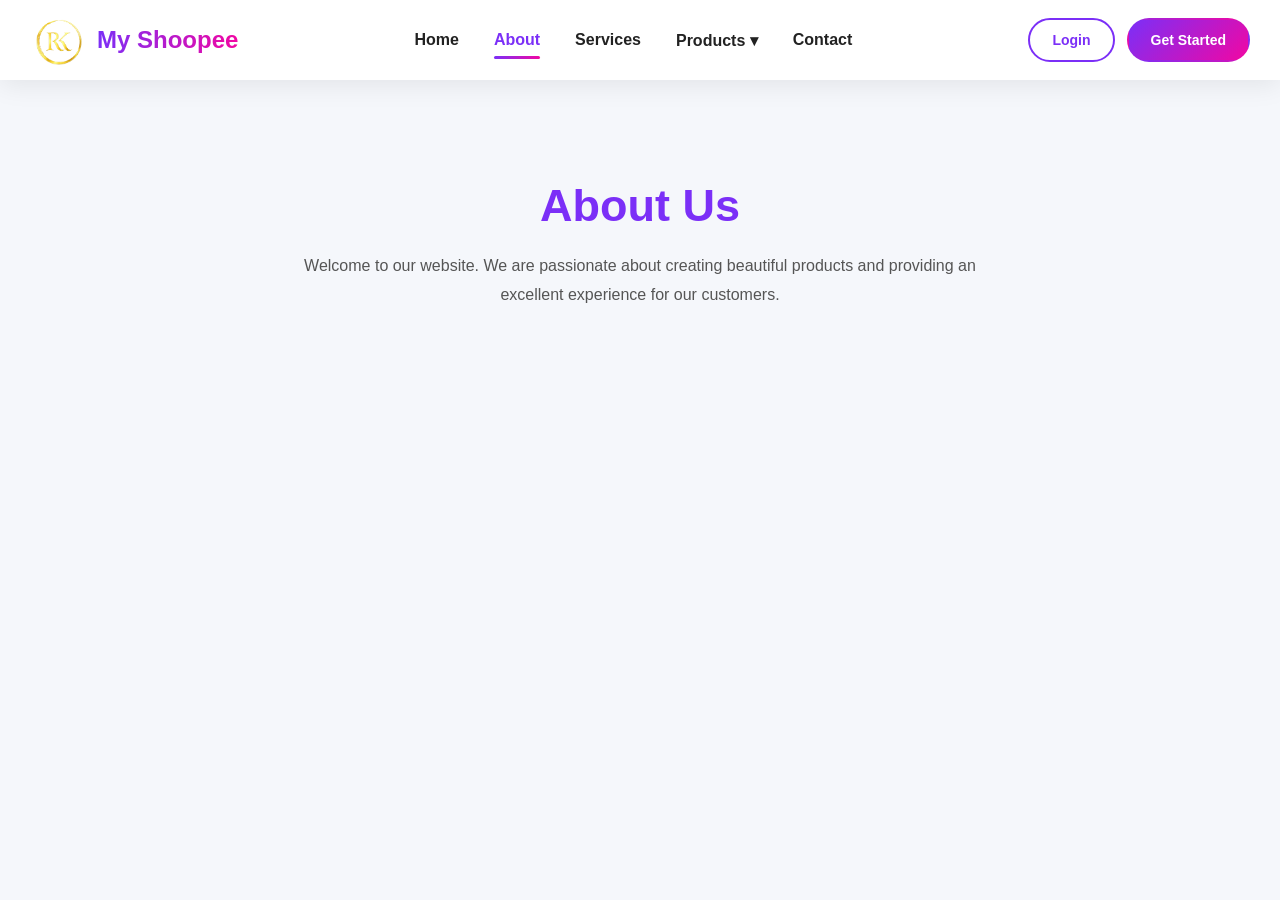
<file: about.html>
<!DOCTYPE html>
<html lang="en">
<head>
    <meta charset="UTF-8">
    <meta name="viewport" content="width=device-width, initial-scale=1.0">
    <title>About Us</title>
    <style>

        /* ---------- RESET ---------- */
        * {
            margin: 0;
            padding: 0;
            box-sizing: border-box;
        }

        body {
            font-family: Arial, Helvetica, sans-serif;
            background: #f5f7fb;
        }

        /* ---------- HEADER ---------- */
        header {
            width: 100%;
            position: sticky;
            top: 0;
            z-index: 1000;
            background: rgba(255, 255, 255, 0.95);
            backdrop-filter: blur(12px);
            box-shadow: 0 5px 25px rgba(0, 0, 0, 0.08);
        }

        /* ---------- NAVBAR ---------- */
        .navbar {
            max-width: 1300px;
            margin: auto;
            height: 80px;
            display: flex;
            align-items: center;
            justify-content: space-between;
            padding: 0 30px;
        }
        .nav-links a.active {
            color: #7b2ff7;
        }

        .nav-links a.active::after {
            width: 100%;
        }

        /* ---------- LOGO ---------- */
        .logo {
            display: flex;
            align-items: center;
            gap: 12px;
            text-decoration: none;
        }

        .logo img {
            width: 55px;
            height: 55px;
            object-fit: contain;
            border-radius: 50%;
            transition: 0.4s ease;
        }

        .logo:hover img {
            transform: rotate(8deg) scale(1.05);
        }

        .logo span {
            font-size: 24px;
            font-weight: bold;
            background: linear-gradient(90deg, #7b2ff7, #f107a3);
            background-clip: text;
            -webkit-background-clip: text;
            -webkit-text-fill-color: transparent;
        }

        /* ---------- NAVIGATION ---------- */
        .nav-links {
            display: flex;
            align-items: center;
            gap: 35px;
            list-style: none;
        }

        .nav-links li {
            position: relative;
        }

        .nav-links a {
            position: relative;
            display: inline-block;
            text-decoration: none;
            color: #222;
            font-size: 16px;
            font-weight: 600;
            padding: 10px 0;
            transition: 0.3s ease;
        }

        /* ---------- NAV HOVER ---------- */
        .nav-links a::after {
            content: "";
            position: absolute;
            left: 0;
            bottom: 0;
            width: 0;
            height: 3px;
            border-radius: 10px;
            background: linear-gradient(90deg, #7b2ff7, #f107a3);
            transition: 0.3s ease;
        }

        .nav-links a:hover {
            color: #7b2ff7;
        }

        .nav-links a:hover::after {
            width: 100%;
        }

        /* ---------- DROPDOWN ---------- */
        .dropdown {
            position: relative;
        }

        .dropdown-menu {
            position: absolute;
            top: 40px;
            left: -20px;
            width: 180px;
            background: white;
            border-radius: 12px;
            padding: 10px 0;
            box-shadow: 0 10px 30px rgba(0, 0, 0, 0.15);
            opacity: 0;
            visibility: hidden;
            transform: translateY(10px);
            transition: 0.3s ease;
        }

        .dropdown-menu a {
            display: block;
            padding: 12px 20px;
            color: #333;
        }

        .dropdown-menu a::after {
            display: none;
        }

        .dropdown-menu a:hover {
            background: #f5efff;
        }

        .dropdown:hover .dropdown-menu {
            opacity: 1;
            visibility: visible;
            transform: translateY(0);
        }

        /* ---------- BUTTONS ---------- */
        .nav-buttons {
            display: flex;
            align-items: center;
            gap: 12px;
        }

        .btn {
            text-decoration: none;
            padding: 12px 22px;
            border-radius: 30px;
            font-size: 14px;
            font-weight: bold;
            transition: 0.3s ease;
        }

        .login-btn {
            color: #7b2ff7;
            border: 2px solid #7b2ff7;
        }

        .login-btn:hover {
            color: white;
            background: #7b2ff7;
            transform: translateY(-3px);
            box-shadow: 0 8px 20px rgba(123, 47, 247, 0.3);
        }

        .start-btn {
            color: white;
            background: linear-gradient(135deg, #7b2ff7, #f107a3);
            border: 2px solid transparent;
        }

        .start-btn:hover {
            color: white;
            transform: translateY(-3px) scale(1.05);
            box-shadow: 0 10px 25px rgba(241, 7, 163, 0.35);
        }

        /* ---------- RESPONSIVE NAVIGATION ---------- */
        @media (max-width: 1000px) {
            .navbar {
                height: auto;
                min-height: 80px;
                flex-wrap: wrap;
                gap: 15px;
                padding: 15px 20px;
            }

            .nav-links {
                order: 3;
                width: 100%;
                justify-content: center;
                flex-wrap: wrap;
                gap: 20px;
            }
        }

        @media (max-width: 600px) {
            .logo span {
                font-size: 20px;
            }

            .logo img {
                width: 48px;
                height: 48px;
            }

            .nav-buttons {
                gap: 7px;
            }

            .btn {
                padding: 10px 14px;
                font-size: 12px;
            }

            .nav-links {
                gap: 14px;
            }

            .nav-links a {
                font-size: 14px;
            }
        }

        /* ---------- PAGE CONTENT ---------- */

        .content { text-align: center; padding: 100px 20px; }
        h1 { font-size: 45px; color: #7b2ff7; margin-bottom: 20px; }
        .content p { max-width: 700px; margin: auto; line-height: 1.8; color: #555; }
        @media (max-width: 600px) { h1 { font-size: 36px; } }

    </style>
</head>
<body>

    <header>
        <nav class="navbar">
            <a href="index.html" class="logo">
                <img src="IMG_0104.PNG" alt="Website Logo">
                <span>My Shoopee</span>
            </a>

            <ul class="nav-links">
                <li><a href="index.html">Home</a></li>
                <li><a href="about.html" class="active">About</a></li>
                <li><a href="services.html">Services</a></li>
                <li class="dropdown">
                    <a href="products.html">Products ▾</a>
                    <div class="dropdown-menu">
                        <a href="products.html">All Products</a>
                        <a href="products.html">New Arrivals</a>
                        <a href="products.html">Popular Products</a>
                    </div>
                </li>
                <li><a href="contact.html">Contact</a></li>
            </ul>

            <div class="nav-buttons">
                <a href="login.html" class="btn login-btn">Login</a>
                <a href="login.html" class="btn start-btn">Get Started</a>
            </div>
        </nav>
    </header>


    <section class="content">
        <h1>About Us</h1>
        <p>
            Welcome to our website. We are passionate about
            creating beautiful products and providing an
            excellent experience for our customers.
        </p>
    </section>

</body>
</html>
</file>
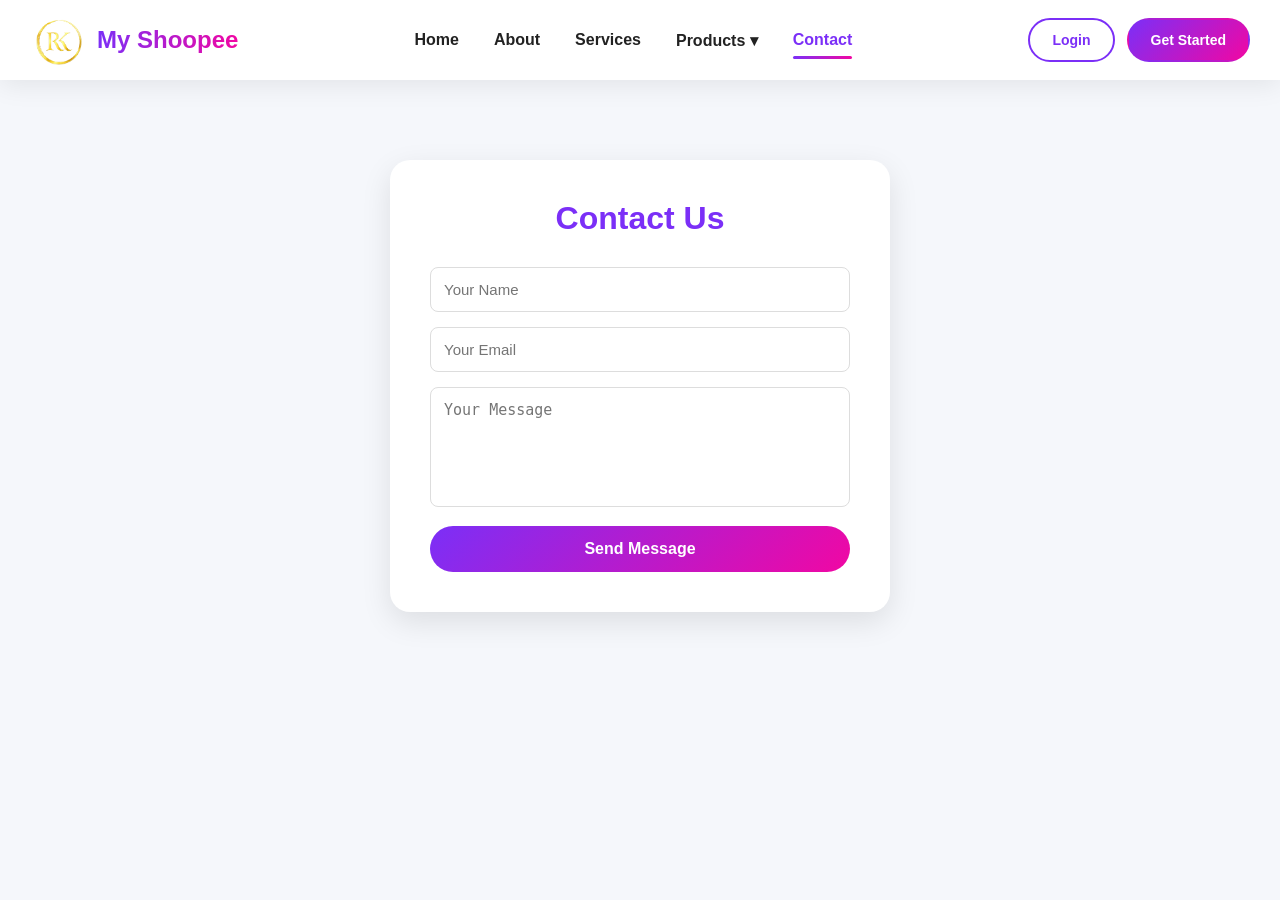
<file: contact.html>
<!DOCTYPE html>
<html lang="en">
<head>
    <meta charset="UTF-8">
    <meta name="viewport" content="width=device-width, initial-scale=1.0">
    <title>Contact Us</title>
    <style>

        /* ---------- RESET ---------- */
        * {
            margin: 0;
            padding: 0;
            box-sizing: border-box;
        }

        body {
            font-family: Arial, Helvetica, sans-serif;
            background: #f5f7fb;
        }

        /* ---------- HEADER ---------- */
        header {
            width: 100%;
            position: sticky;
            top: 0;
            z-index: 1000;
            background: rgba(255, 255, 255, 0.95);
            backdrop-filter: blur(12px);
            box-shadow: 0 5px 25px rgba(0, 0, 0, 0.08);
        }

        /* ---------- NAVBAR ---------- */
        .navbar {
            max-width: 1300px;
            margin: auto;
            height: 80px;
            display: flex;
            align-items: center;
            justify-content: space-between;
            padding: 0 30px;
        }

        .nav-links a:hover {
            color: #7b2ff7;
        }

        .nav-links a:hover::after {
            width: 100%;
        }
        /* ---------- LOGO ---------- */
        .logo {
            display: flex;
            align-items: center;
            gap: 12px;
            text-decoration: none;
        }

        .logo img {
            width: 55px;
            height: 55px;
            object-fit: contain;
            border-radius: 50%;
            transition: 0.4s ease;
        }

        .logo:hover img {
            transform: rotate(8deg) scale(1.05);
        }

        .logo span {
            font-size: 24px;
            font-weight: bold;
            background: linear-gradient(90deg, #7b2ff7, #f107a3);
            background-clip: text;
            -webkit-background-clip: text;
            -webkit-text-fill-color: transparent;
        }

        /* ---------- NAVIGATION ---------- */
        .nav-links {
            display: flex;
            align-items: center;
            gap: 35px;
            list-style: none;
        }

        .nav-links li {
            position: relative;
        }

        .nav-links a {
            position: relative;
            display: inline-block;
            text-decoration: none;
            color: #222;
            font-size: 16px;
            font-weight: 600;
            padding: 10px 0;
            transition: 0.3s ease;
        }

        /* ---------- NAV HOVER ---------- */
        .nav-links a::after {
            content: "";
            position: absolute;
            left: 0;
            bottom: 0;
            width: 0;
            height: 3px;
            border-radius: 10px;
            background: linear-gradient(90deg, #7b2ff7, #f107a3);
            transition: 0.3s ease;
        }

        .nav-links a.active {
            color: #7b2ff7;
        }

        .nav-links a.active::after {
            width: 100%;
        }

        /* ---------- DROPDOWN ---------- */
        .dropdown {
            position: relative;
        }

        .dropdown-menu {
            position: absolute;
            top: 40px;
            left: -20px;
            width: 180px;
            background: white;
            border-radius: 12px;
            padding: 10px 0;
            box-shadow: 0 10px 30px rgba(0, 0, 0, 0.15);
            opacity: 0;
            visibility: hidden;
            transform: translateY(10px);
            transition: 0.3s ease;
        }

        .dropdown-menu a {
            display: block;
            padding: 12px 20px;
            color: #333;
        }

        .dropdown-menu a::after {
            display: none;
        }

        .dropdown-menu a:hover {
            background: #f5efff;
        }

        .dropdown:hover .dropdown-menu {
            opacity: 1;
            visibility: visible;
            transform: translateY(0);
        }

        /* ---------- BUTTONS ---------- */
        .nav-buttons {
            display: flex;
            align-items: center;
            gap: 12px;
        }

        .btn {
            text-decoration: none;
            padding: 12px 22px;
            border-radius: 30px;
            font-size: 14px;
            font-weight: bold;
            transition: 0.3s ease;
        }

        .login-btn {
            color: #7b2ff7;
            border: 2px solid #7b2ff7;
        }

        .login-btn:hover {
            color: white;
            background: #7b2ff7;
            transform: translateY(-3px);
            box-shadow: 0 8px 20px rgba(123, 47, 247, 0.3);
        }

        .start-btn {
            color: white;
            background: linear-gradient(135deg, #7b2ff7, #f107a3);
            border: 2px solid transparent;
        }

        .start-btn:hover {
            color: white;
            transform: translateY(-3px) scale(1.05);
            box-shadow: 0 10px 25px rgba(241, 7, 163, 0.35);
        }

        /* ---------- RESPONSIVE NAVIGATION ---------- */
        @media (max-width: 1000px) {
            .navbar {
                height: auto;
                min-height: 80px;
                flex-wrap: wrap;
                gap: 15px;
                padding: 15px 20px;
            }

            .nav-links {
                order: 3;
                width: 100%;
                justify-content: center;
                flex-wrap: wrap;
                gap: 20px;
            }
        }

        @media (max-width: 600px) {
            .logo span {
                font-size: 20px;
            }

            .logo img {
                width: 48px;
                height: 48px;
            }

            .nav-buttons {
                gap: 7px;
            }

            .btn {
                padding: 10px 14px;
                font-size: 12px;
            }

            .nav-links {
                gap: 14px;
            }

            .nav-links a {
                font-size: 14px;
            }
        }

        /* ---------- PAGE CONTENT ---------- */

        .contact { max-width: 500px; margin: 80px auto; padding: 40px; background: white; border-radius: 20px; box-shadow: 0 10px 30px rgba(0,0,0,0.1); }
        h1 { text-align: center; color: #7b2ff7; margin-bottom: 30px; }
        input, textarea { width: 100%; padding: 13px; margin-bottom: 15px; border: 1px solid #ddd; border-radius: 8px; font-size: 15px; }
        input:focus, textarea:focus { outline: none; border-color: #7b2ff7; box-shadow: 0 0 8px rgba(123,47,247,0.15); }
        textarea { height: 120px; resize: none; }
        button { width: 100%; padding: 14px; border: none; border-radius: 25px; background: linear-gradient(135deg,#7b2ff7,#f107a3); color: white; font-size: 16px; font-weight: bold; cursor: pointer; transition: 0.3s; }
        button:hover { transform: translateY(-3px); box-shadow: 0 10px 25px rgba(241,7,163,0.25); }
        @media (max-width: 600px) { .contact { margin: 40px 20px; padding: 30px 20px; } }

    </style>
</head>
<body>

    <header>
        <nav class="navbar">
            <a href="index.html" class="logo">
                <img src="IMG_0104.PNG" alt="Website Logo">
                <span>My Shoopee</span>
            </a>

            <ul class="nav-links">
                <li><a href="index.html">Home</a></li>
                <li><a href="about.html">About</a></li>
                <li><a href="services.html">Services</a></li>
                <li class="dropdown">
                    <a href="products.html">Products ▾</a>
                    <div class="dropdown-menu">
                        <a href="products.html">All Products</a>
                        <a href="products.html">New Arrivals</a>
                        <a href="products.html">Popular Products</a>
                    </div>
                </li>
                <li><a href="contact.html" class="active">Contact</a></li>
            </ul>

            <div class="nav-buttons">
                <a href="login.html" class="btn login-btn">Login</a>
                <a href="login.html" class="btn start-btn">Get Started</a>
            </div>
        </nav>
    </header>


    <div class="contact">
        <h1>Contact Us</h1>
        <form>
            <input type="text" placeholder="Your Name" required>
            <input type="email" placeholder="Your Email" required>
            <textarea placeholder="Your Message" required></textarea>
            <button type="submit">Send Message</button>
        </form>
    </div>

</body>
</html>
</file>
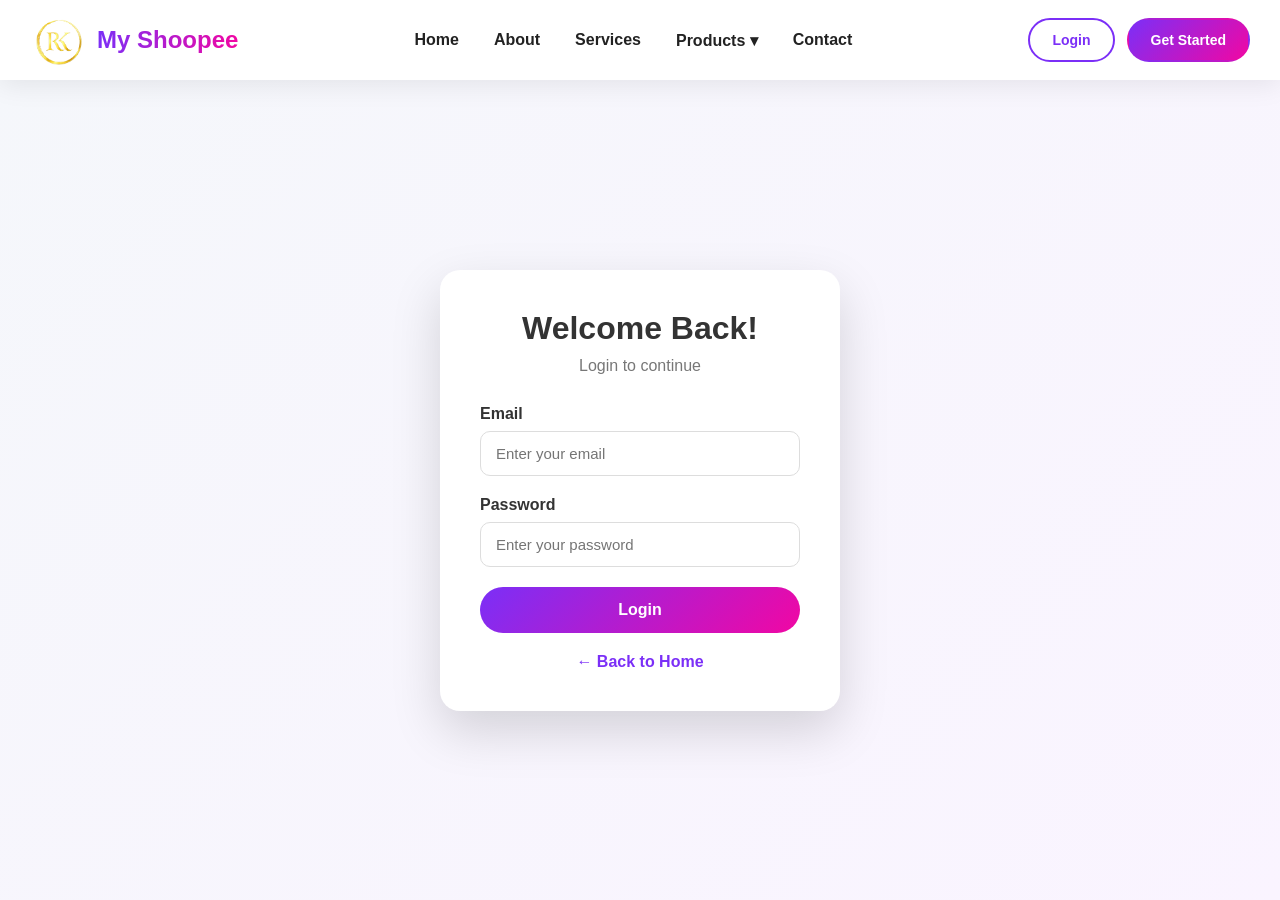
<file: login.html>
<!DOCTYPE html>
<html lang="en">
<head>
    <meta charset="UTF-8">
    <meta name="viewport" content="width=device-width, initial-scale=1.0">
    <title>Login</title>
    <style>

        /* ---------- RESET ---------- */
        * {
            margin: 0;
            padding: 0;
            box-sizing: border-box;
        }

        body {
            font-family: Arial, Helvetica, sans-serif;
            background: #f5f7fb;
        }

        /* ---------- HEADER ---------- */
        header {
            width: 100%;
            position: sticky;
            top: 0;
            z-index: 1000;
            background: rgba(255, 255, 255, 0.95);
            backdrop-filter: blur(12px);
            box-shadow: 0 5px 25px rgba(0, 0, 0, 0.08);
        }

        /* ---------- NAVBAR ---------- */
        .navbar {
            max-width: 1300px;
            margin: auto;
            height: 80px;
            display: flex;
            align-items: center;
            justify-content: space-between;
            padding: 0 30px;
        }

        /* ---------- LOGO ---------- */
        .logo {
            display: flex;
            align-items: center;
            gap: 12px;
            text-decoration: none;
        }

        .logo img {
            width: 55px;
            height: 55px;
            object-fit: contain;
            border-radius: 50%;
            transition: 0.4s ease;
        }

        .logo:hover img {
            transform: rotate(8deg) scale(1.05);
        }

        .logo span {
            font-size: 24px;
            font-weight: bold;
            background: linear-gradient(90deg, #7b2ff7, #f107a3);
            background-clip: text;
            -webkit-background-clip: text;
            -webkit-text-fill-color: transparent;
        }

        /* ---------- NAVIGATION ---------- */
        .nav-links {
            display: flex;
            align-items: center;
            gap: 35px;
            list-style: none;
        }

        .nav-links li {
            position: relative;
        }

        .nav-links a {
            position: relative;
            display: inline-block;
            text-decoration: none;
            color: #222;
            font-size: 16px;
            font-weight: 600;
            padding: 10px 0;
            transition: 0.3s ease;
        }

        /* ---------- NAV HOVER ---------- */
        .nav-links a::after {
            content: "";
            position: absolute;
            left: 0;
            bottom: 0;
            width: 0;
            height: 3px;
            border-radius: 10px;
            background: linear-gradient(90deg, #7b2ff7, #f107a3);
            transition: 0.3s ease;
        }

        .nav-links a:hover {
            color: #7b2ff7;
        }

        .nav-links a:hover::after {
            width: 100%;
        }

        /* ---------- DROPDOWN ---------- */
        .dropdown {
            position: relative;
        }

        .dropdown-menu {
            position: absolute;
            top: 40px;
            left: -20px;
            width: 180px;
            background: white;
            border-radius: 12px;
            padding: 10px 0;
            box-shadow: 0 10px 30px rgba(0, 0, 0, 0.15);
            opacity: 0;
            visibility: hidden;
            transform: translateY(10px);
            transition: 0.3s ease;
        }

        .dropdown-menu a {
            display: block;
            padding: 12px 20px;
            color: #333;
        }

        .dropdown-menu a::after {
            display: none;
        }

        .dropdown-menu a:hover {
            background: #f5efff;
        }

        .dropdown:hover .dropdown-menu {
            opacity: 1;
            visibility: visible;
            transform: translateY(0);
        }

        /* ---------- BUTTONS ---------- */
        .nav-buttons {
            display: flex;
            align-items: center;
            gap: 12px;
        }

        .btn {
            text-decoration: none;
            padding: 12px 22px;
            border-radius: 30px;
            font-size: 14px;
            font-weight: bold;
            transition: 0.3s ease;
        }

        .login-btn {
            color: #7b2ff7;
            border: 2px solid #7b2ff7;
        }

        .login-btn:hover {
            color: white;
            background: #7b2ff7;
            transform: translateY(-3px);
            box-shadow: 0 8px 20px rgba(123, 47, 247, 0.3);
        }

        .start-btn {
            color: white;
            background: linear-gradient(135deg, #7b2ff7, #f107a3);
            border: 2px solid transparent;
        }

        .start-btn:hover {
            color: white;
            transform: translateY(-3px) scale(1.05);
            box-shadow: 0 10px 25px rgba(241, 7, 163, 0.35);
        }

        /* ---------- RESPONSIVE NAVIGATION ---------- */
        @media (max-width: 1000px) {
            .navbar {
                height: auto;
                min-height: 80px;
                flex-wrap: wrap;
                gap: 15px;
                padding: 15px 20px;
            }

            .nav-links {
                order: 3;
                width: 100%;
                justify-content: center;
                flex-wrap: wrap;
                gap: 20px;
            }
        }

        @media (max-width: 600px) {
            .logo span {
                font-size: 20px;
            }

            .logo img {
                width: 48px;
                height: 48px;
            }

            .nav-buttons {
                gap: 7px;
            }

            .btn {
                padding: 10px 14px;
                font-size: 12px;
            }

            .nav-links {
                gap: 14px;
            }

            .nav-links a {
                font-size: 14px;
            }
        }

        /* ---------- LOGIN PAGE ---------- */
        body { min-height: 100vh; }
        .login-page { min-height: calc(100vh - 80px); display: flex; justify-content: center; align-items: center; padding: 50px 20px; background: linear-gradient(135deg, #f5f7fb, #faf4ff); }
        .login-container { width: 400px; padding: 40px; background: white; border-radius: 20px; box-shadow: 0 20px 50px rgba(0,0,0,0.15); }
        .login-container h1 { text-align: center; margin-bottom: 10px; color: #333; }
        .login-container p { text-align: center; color: #777; margin-bottom: 30px; }
        .input-group { margin-bottom: 20px; }
        .input-group label { display: block; margin-bottom: 8px; font-weight: bold; color: #333; }
        .input-group input { width: 100%; padding: 13px 15px; border: 1px solid #ddd; border-radius: 10px; outline: none; font-size: 15px; transition: 0.3s; }
        .input-group input:focus { border-color: #7b2ff7; box-shadow: 0 0 8px rgba(123,47,247,0.2); }
        .login-button { width: 100%; padding: 14px; border: none; border-radius: 30px; color: white; font-size: 16px; font-weight: bold; cursor: pointer; background: linear-gradient(135deg,#7b2ff7,#f107a3); transition: 0.3s; }
        .login-button:hover { transform: translateY(-3px); box-shadow: 0 10px 25px rgba(123,47,247,0.35); }
        .back { display: block; text-align: center; margin-top: 20px; color: #7b2ff7; text-decoration: none; font-weight: bold; }
        .back:hover { text-decoration: underline; }
        @media (max-width: 500px) { .login-container { width: 100%; padding: 30px; } }
    </style>
</head>
<body>

    <header>
        <nav class="navbar">
            <a href="index.html" class="logo">
                <img src="IMG_0104.PNG" alt="Website Logo">
                <span>My Shoopee</span>
            </a>

            <ul class="nav-links">
                <li><a href="index.html">Home</a></li>
                <li><a href="about.html">About</a></li>
                <li><a href="services.html">Services</a></li>
                <li class="dropdown">
                    <a href="products.html">Products ▾</a>
                    <div class="dropdown-menu">
                        <a href="products.html">All Products</a>
                        <a href="products.html">New Arrivals</a>
                        <a href="products.html">Popular Products</a>
                    </div>
                </li>
                <li><a href="contact.html">Contact</a></li>
            </ul>

            <div class="nav-buttons">
                <a href="login.html" class="btn login-btn">Login</a>
                <a href="login.html" class="btn start-btn">Get Started</a>
            </div>
        </nav>
    </header>

    <main class="login-page">
        <div class="login-container">
            <h1>Welcome Back!</h1>
            <p>Login to continue</p>
            <form action="index.html">
                <div class="input-group">
                    <label for="email">Email</label>
                    <input type="email" id="email" placeholder="Enter your email" required>
                </div>
                <div class="input-group">
                    <label for="password">Password</label>
                    <input type="password" id="password" placeholder="Enter your password" required>
                </div>
                <button type="submit" class="login-button">Login</button>
            </form>
            <a href="index.html" class="back">← Back to Home</a>
        </div>
    </main>
</body>
</html>
</file>
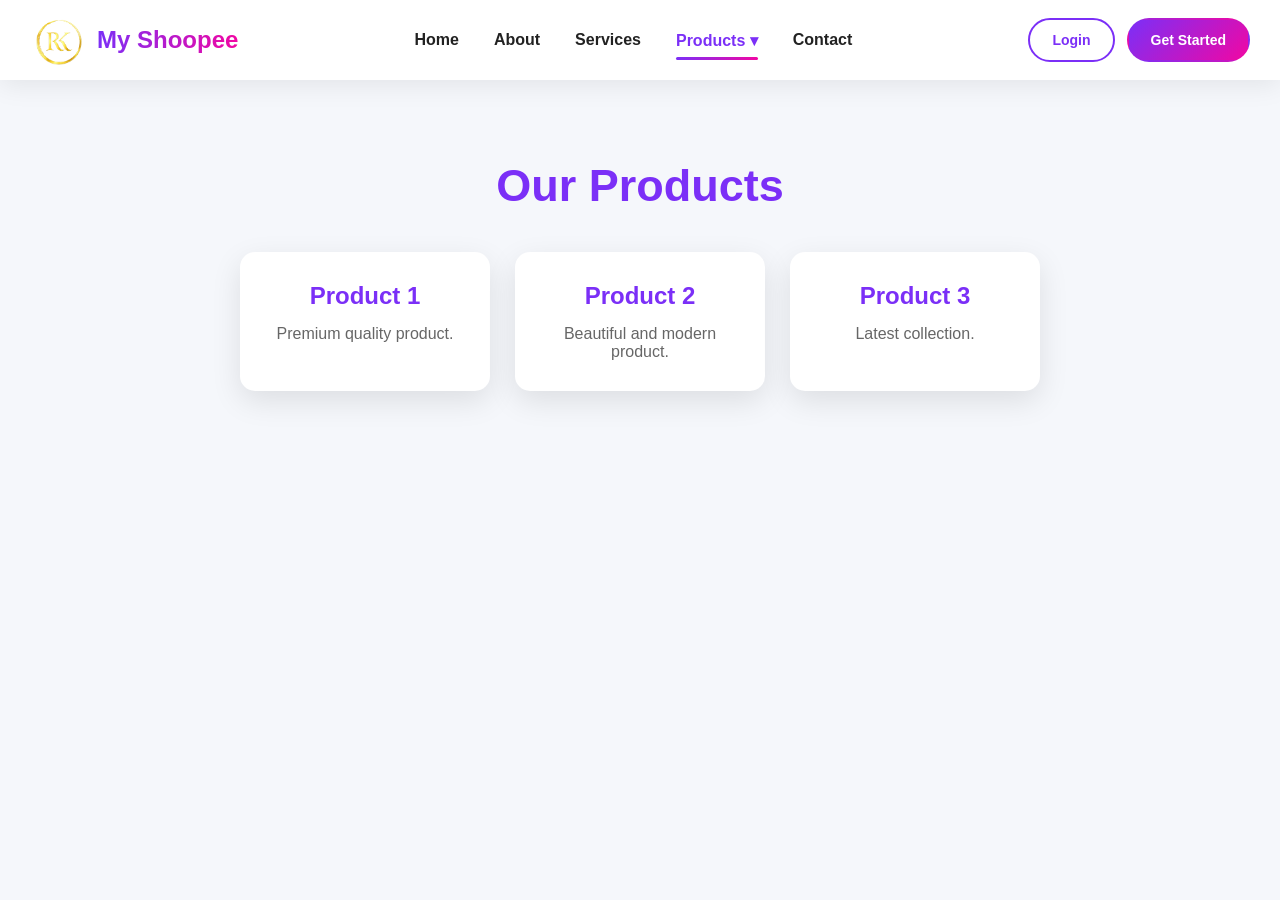
<file: products.html>
<!DOCTYPE html>
<html lang="en">
<head>
    <meta charset="UTF-8">
    <meta name="viewport" content="width=device-width, initial-scale=1.0">
    <title>Products</title>
    <style>

        /* ---------- RESET ---------- */
        * {
            margin: 0;
            padding: 0;
            box-sizing: border-box;
        }

        body {
            font-family: Arial, Helvetica, sans-serif;
            background: #f5f7fb;
        }
        .nav-links a.active {
            color: #7b2ff7;
        }

        .nav-links a.active::after {
            width: 100%;
        }
        /* ---------- HEADER ---------- */
        header {
            width: 100%;
            position: sticky;
            top: 0;
            z-index: 1000;
            background: rgba(255, 255, 255, 0.95);
            backdrop-filter: blur(12px);
            box-shadow: 0 5px 25px rgba(0, 0, 0, 0.08);
        }

        /* ---------- NAVBAR ---------- */
        .navbar {
            max-width: 1300px;
            margin: auto;
            height: 80px;
            display: flex;
            align-items: center;
            justify-content: space-between;
            padding: 0 30px;
        }

        /* ---------- LOGO ---------- */
        .logo {
            display: flex;
            align-items: center;
            gap: 12px;
            text-decoration: none;
        }

        .logo img {
            width: 55px;
            height: 55px;
            object-fit: contain;
            border-radius: 50%;
            transition: 0.4s ease;
        }

        .logo:hover img {
            transform: rotate(8deg) scale(1.05);
        }

        .logo span {
            font-size: 24px;
            font-weight: bold;
            background: linear-gradient(90deg, #7b2ff7, #f107a3);
            background-clip: text;
            -webkit-background-clip: text;
            -webkit-text-fill-color: transparent;
        }

        /* ---------- NAVIGATION ---------- */
        .nav-links {
            display: flex;
            align-items: center;
            gap: 35px;
            list-style: none;
        }

        .nav-links li {
            position: relative;
        }

        .nav-links a {
            position: relative;
            display: inline-block;
            text-decoration: none;
            color: #222;
            font-size: 16px;
            font-weight: 600;
            padding: 10px 0;
            transition: 0.3s ease;
        }

        /* ---------- NAV HOVER ---------- */
        .nav-links a::after {
            content: "";
            position: absolute;
            left: 0;
            bottom: 0;
            width: 0;
            height: 3px;
            border-radius: 10px;
            background: linear-gradient(90deg, #7b2ff7, #f107a3);
            transition: 0.3s ease;
        }

        .nav-links a:hover {
            color: #7b2ff7;
        }

        .nav-links a:hover::after {
            width: 100%;
        }

        /* ---------- DROPDOWN ---------- */
        .dropdown {
            position: relative;
        }

        .dropdown-menu {
            position: absolute;
            top: 40px;
            left: -20px;
            width: 180px;
            background: white;
            border-radius: 12px;
            padding: 10px 0;
            box-shadow: 0 10px 30px rgba(0, 0, 0, 0.15);
            opacity: 0;
            visibility: hidden;
            transform: translateY(10px);
            transition: 0.3s ease;
        }

        .dropdown-menu a {
            display: block;
            padding: 12px 20px;
            color: #333;
        }

        .dropdown-menu a::after {
            display: none;
        }

        .dropdown-menu a:hover {
            background: #f5efff;
        }

        .dropdown:hover .dropdown-menu {
            opacity: 1;
            visibility: visible;
            transform: translateY(0);
        }

        /* ---------- BUTTONS ---------- */
        .nav-buttons {
            display: flex;
            align-items: center;
            gap: 12px;
        }

        .btn {
            text-decoration: none;
            padding: 12px 22px;
            border-radius: 30px;
            font-size: 14px;
            font-weight: bold;
            transition: 0.3s ease;
        }

        .login-btn {
            color: #7b2ff7;
            border: 2px solid #7b2ff7;
        }

        .login-btn:hover {
            color: white;
            background: #7b2ff7;
            transform: translateY(-3px);
            box-shadow: 0 8px 20px rgba(123, 47, 247, 0.3);
        }

        .start-btn {
            color: white;
            background: linear-gradient(135deg, #7b2ff7, #f107a3);
            border: 2px solid transparent;
        }

        .start-btn:hover {
            color: white;
            transform: translateY(-3px) scale(1.05);
            box-shadow: 0 10px 25px rgba(241, 7, 163, 0.35);
        }

        /* ---------- RESPONSIVE NAVIGATION ---------- */
        @media (max-width: 1000px) {
            .navbar {
                height: auto;
                min-height: 80px;
                flex-wrap: wrap;
                gap: 15px;
                padding: 15px 20px;
            }

            .nav-links {
                order: 3;
                width: 100%;
                justify-content: center;
                flex-wrap: wrap;
                gap: 20px;
            }
        }

        @media (max-width: 600px) {
            .logo span {
                font-size: 20px;
            }

            .logo img {
                width: 48px;
                height: 48px;
            }

            .nav-buttons {
                gap: 7px;
            }

            .btn {
                padding: 10px 14px;
                font-size: 12px;
            }

            .nav-links {
                gap: 14px;
            }

            .nav-links a {
                font-size: 14px;
            }
        }

        /* ---------- PAGE CONTENT ---------- */

        .content { padding: 80px 20px; text-align: center; }
        h1 { font-size: 45px; color: #7b2ff7; margin-bottom: 40px; }
        .products { display: flex; justify-content: center; gap: 25px; flex-wrap: wrap; }
        .product { width: 250px; background: white; padding: 30px; border-radius: 15px; box-shadow: 0 10px 30px rgba(0,0,0,0.1); transition: 0.3s; }
        .product:hover { transform: translateY(-10px) scale(1.03); }
        .product h2 { margin-bottom: 15px; color: #7b2ff7; }
        .product p { color: #666; }
        @media (max-width: 600px) { h1 { font-size: 36px; } }

    </style>
</head>
<body>

    <header>
        <nav class="navbar">
            <a href="index.html" class="logo">
                <img src="IMG_0104.PNG" alt="Website Logo">
                <span>My Shoopee</span>
            </a>

            <ul class="nav-links">
                <li><a href="index.html">Home</a></li>
                <li><a href="about.html">About</a></li>
                <li><a href="services.html">Services</a></li>
                <li class="dropdown">
                    <a href="products.html" class="active">Products ▾</a>
                    <div class="dropdown-menu">
                        <a href="products.html">All Products</a>
                        <a href="products.html">New Arrivals</a>
                        <a href="products.html">Popular Products</a>
                    </div>
                </li>
                <li><a href="contact.html">Contact</a></li>
            </ul>

            <div class="nav-buttons">
                <a href="login.html" class="btn login-btn">Login</a>
                <a href="login.html" class="btn start-btn">Get Started</a>
            </div>
        </nav>
    </header>


    <section class="content">
        <h1>Our Products</h1>
        <div class="products">
            <div class="product">
                <h2>Product 1</h2>
                <p>Premium quality product.</p>
            </div>
            <div class="product">
                <h2>Product 2</h2>
                <p>Beautiful and modern product.</p>
            </div>
            <div class="product">
                <h2>Product 3</h2>
                <p>Latest collection.</p>
            </div>
        </div>
    </section>

</body>
</html>
</file>
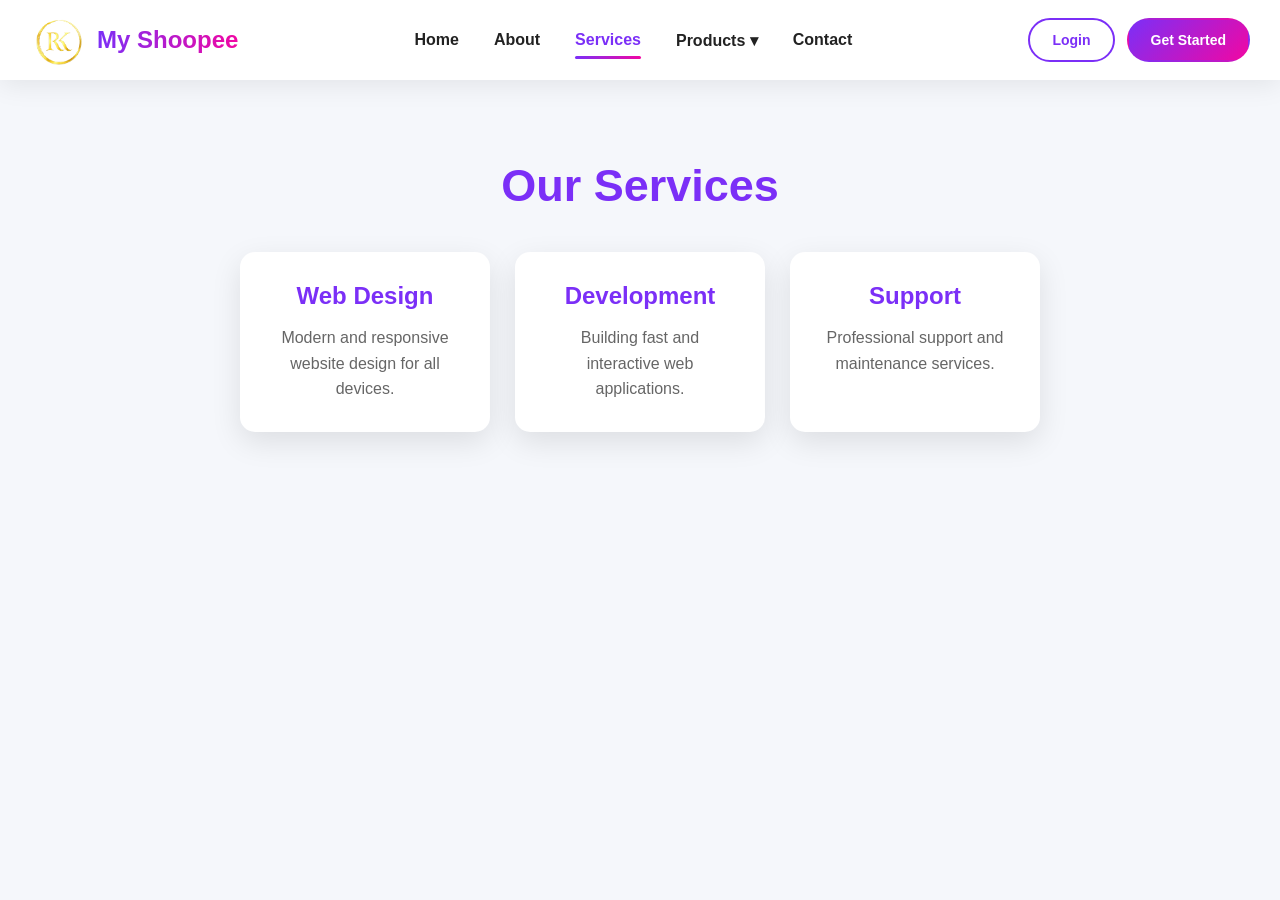
<file: services.html>
<!DOCTYPE html>
<html lang="en">
<head>
    <meta charset="UTF-8">
    <meta name="viewport" content="width=device-width, initial-scale=1.0">
    <title>Services</title>
    <style>

        /* ---------- RESET ---------- */
        * {
            margin: 0;
            padding: 0;
            box-sizing: border-box;
        }

        body {
            font-family: Arial, Helvetica, sans-serif;
            background: #f5f7fb;
        }
        .nav-links a.active {
            color: #7b2ff7;
        }

        .nav-links a.active::after {
            width: 100%;
        }

        /* ---------- HEADER ---------- */
        header {
            width: 100%;
            position: sticky;
            top: 0;
            z-index: 1000;
            background: rgba(255, 255, 255, 0.95);
            backdrop-filter: blur(12px);
            box-shadow: 0 5px 25px rgba(0, 0, 0, 0.08);
        }

        /* ---------- NAVBAR ---------- */
        .navbar {
            max-width: 1300px;
            margin: auto;
            height: 80px;
            display: flex;
            align-items: center;
            justify-content: space-between;
            padding: 0 30px;
        }

        /* ---------- LOGO ---------- */
        .logo {
            display: flex;
            align-items: center;
            gap: 12px;
            text-decoration: none;
        }

        .logo img {
            width: 55px;
            height: 55px;
            object-fit: contain;
            border-radius: 50%;
            transition: 0.4s ease;
        }

        .logo:hover img {
            transform: rotate(8deg) scale(1.05);
        }

        .logo span {
            font-size: 24px;
            font-weight: bold;
            background: linear-gradient(90deg, #7b2ff7, #f107a3);
            background-clip: text;
            -webkit-background-clip: text;
            -webkit-text-fill-color: transparent;
        }

        /* ---------- NAVIGATION ---------- */
        .nav-links {
            display: flex;
            align-items: center;
            gap: 35px;
            list-style: none;
        }

        .nav-links li {
            position: relative;
        }

        .nav-links a {
            position: relative;
            display: inline-block;
            text-decoration: none;
            color: #222;
            font-size: 16px;
            font-weight: 600;
            padding: 10px 0;
            transition: 0.3s ease;
        }

        /* ---------- NAV HOVER ---------- */
        .nav-links a::after {
            content: "";
            position: absolute;
            left: 0;
            bottom: 0;
            width: 0;
            height: 3px;
            border-radius: 10px;
            background: linear-gradient(90deg, #7b2ff7, #f107a3);
            transition: 0.3s ease;
        }

        .nav-links a:hover {
            color: #7b2ff7;
        }

        .nav-links a:hover::after {
            width: 100%;
        }

        /* ---------- DROPDOWN ---------- */
        .dropdown {
            position: relative;
        }

        .dropdown-menu {
            position: absolute;
            top: 40px;
            left: -20px;
            width: 180px;
            background: white;
            border-radius: 12px;
            padding: 10px 0;
            box-shadow: 0 10px 30px rgba(0, 0, 0, 0.15);
            opacity: 0;
            visibility: hidden;
            transform: translateY(10px);
            transition: 0.3s ease;
        }

        .dropdown-menu a {
            display: block;
            padding: 12px 20px;
            color: #333;
        }

        .dropdown-menu a::after {
            display: none;
        }

        .dropdown-menu a:hover {
            background: #f5efff;
        }

        .dropdown:hover .dropdown-menu {
            opacity: 1;
            visibility: visible;
            transform: translateY(0);
        }

        /* ---------- BUTTONS ---------- */
        .nav-buttons {
            display: flex;
            align-items: center;
            gap: 12px;
        }

        .btn {
            text-decoration: none;
            padding: 12px 22px;
            border-radius: 30px;
            font-size: 14px;
            font-weight: bold;
            transition: 0.3s ease;
        }

        .login-btn {
            color: #7b2ff7;
            border: 2px solid #7b2ff7;
        }

        .login-btn:hover {
            color: white;
            background: #7b2ff7;
            transform: translateY(-3px);
            box-shadow: 0 8px 20px rgba(123, 47, 247, 0.3);
        }

        .start-btn {
            color: white;
            background: linear-gradient(135deg, #7b2ff7, #f107a3);
            border: 2px solid transparent;
        }

        .start-btn:hover {
            color: white;
            transform: translateY(-3px) scale(1.05);
            box-shadow: 0 10px 25px rgba(241, 7, 163, 0.35);
        }

        /* ---------- RESPONSIVE NAVIGATION ---------- */
        @media (max-width: 1000px) {
            .navbar {
                height: auto;
                min-height: 80px;
                flex-wrap: wrap;
                gap: 15px;
                padding: 15px 20px;
            }

            .nav-links {
                order: 3;
                width: 100%;
                justify-content: center;
                flex-wrap: wrap;
                gap: 20px;
            }
        }

        @media (max-width: 600px) {
            .logo span {
                font-size: 20px;
            }

            .logo img {
                width: 48px;
                height: 48px;
            }

            .nav-buttons {
                gap: 7px;
            }

            .btn {
                padding: 10px 14px;
                font-size: 12px;
            }

            .nav-links {
                gap: 14px;
            }

            .nav-links a {
                font-size: 14px;
            }
        }

        /* ---------- PAGE CONTENT ---------- */

        .content { padding: 80px 20px; text-align: center; }
        h1 { font-size: 45px; color: #7b2ff7; margin-bottom: 40px; }
        .services { display: flex; justify-content: center; gap: 25px; flex-wrap: wrap; }
        .card { width: 250px; padding: 30px; background: white; border-radius: 15px; box-shadow: 0 10px 30px rgba(0,0,0,0.1); transition: 0.3s; }
        .card:hover { transform: translateY(-10px); }
        .card h2 { color: #7b2ff7; margin-bottom: 15px; }
        .card p { color: #666; line-height: 1.6; }
        @media (max-width: 600px) { h1 { font-size: 36px; } }

    </style>
</head>
<body>

    <header>
        <nav class="navbar">
            <a href="index.html" class="logo">
                <img src="IMG_0104.PNG" alt="Website Logo">
                <span>My Shoopee</span>
            </a>

            <ul class="nav-links">
                <li><a href="index.html">Home</a></li>
                <li><a href="about.html">About</a></li>
                <li><a href="services.html" class="active">Services</a></li>
                <li class="dropdown">
                    <a href="products.html">Products ▾</a>
                    <div class="dropdown-menu">
                        <a href="products.html">All Products</a>
                        <a href="products.html">New Arrivals</a>
                        <a href="products.html">Popular Products</a>
                    </div>
                </li>
                <li><a href="contact.html">Contact</a></li>
            </ul>

            <div class="nav-buttons">
                <a href="login.html" class="btn login-btn">Login</a>
                <a href="login.html" class="btn start-btn">Get Started</a>
            </div>
        </nav>
    </header>


    <section class="content">
        <h1>Our Services</h1>
        <div class="services">
            <div class="card">
                <h2>Web Design</h2>
                <p>Modern and responsive website design for all devices.</p>
            </div>
            <div class="card">
                <h2>Development</h2>
                <p>Building fast and interactive web applications.</p>
            </div>
            <div class="card">
                <h2>Support</h2>
                <p>Professional support and maintenance services.</p>
            </div>
        </div>
    </section>

</body>
</html>
</file>
